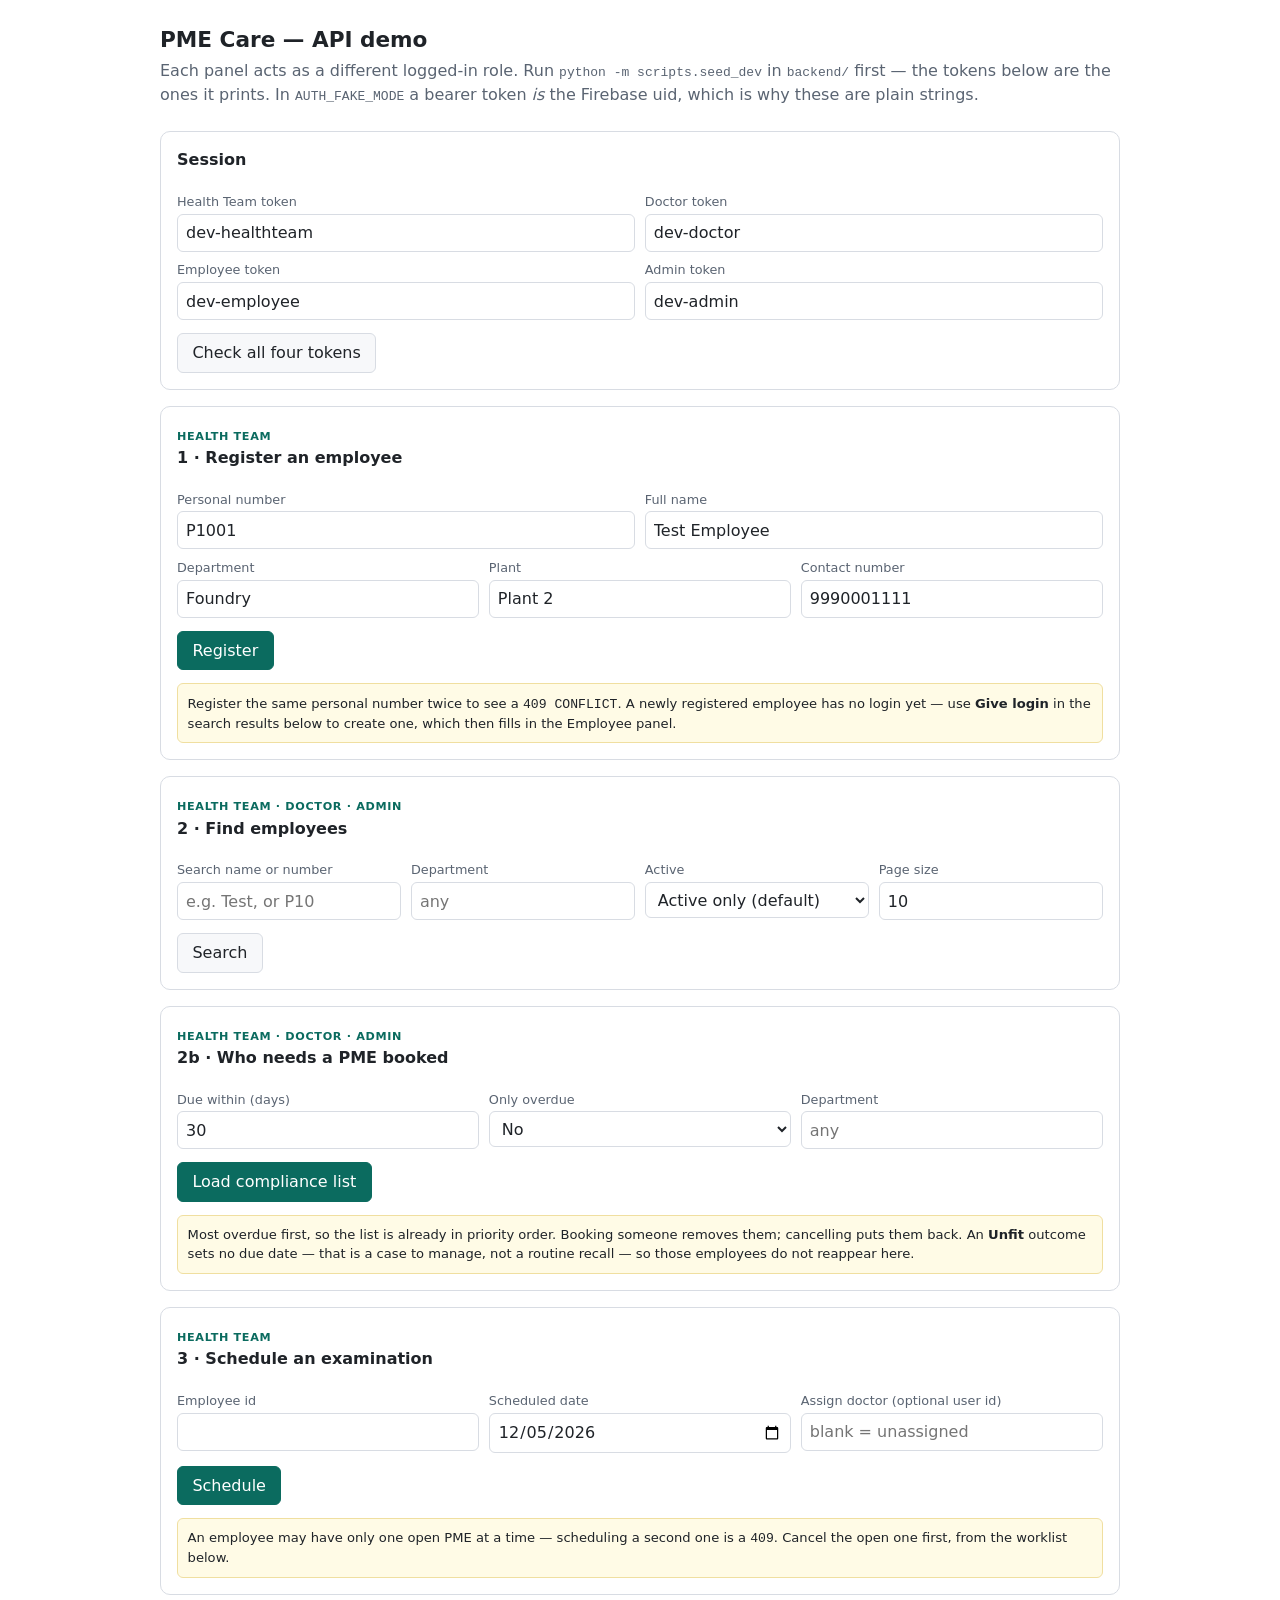
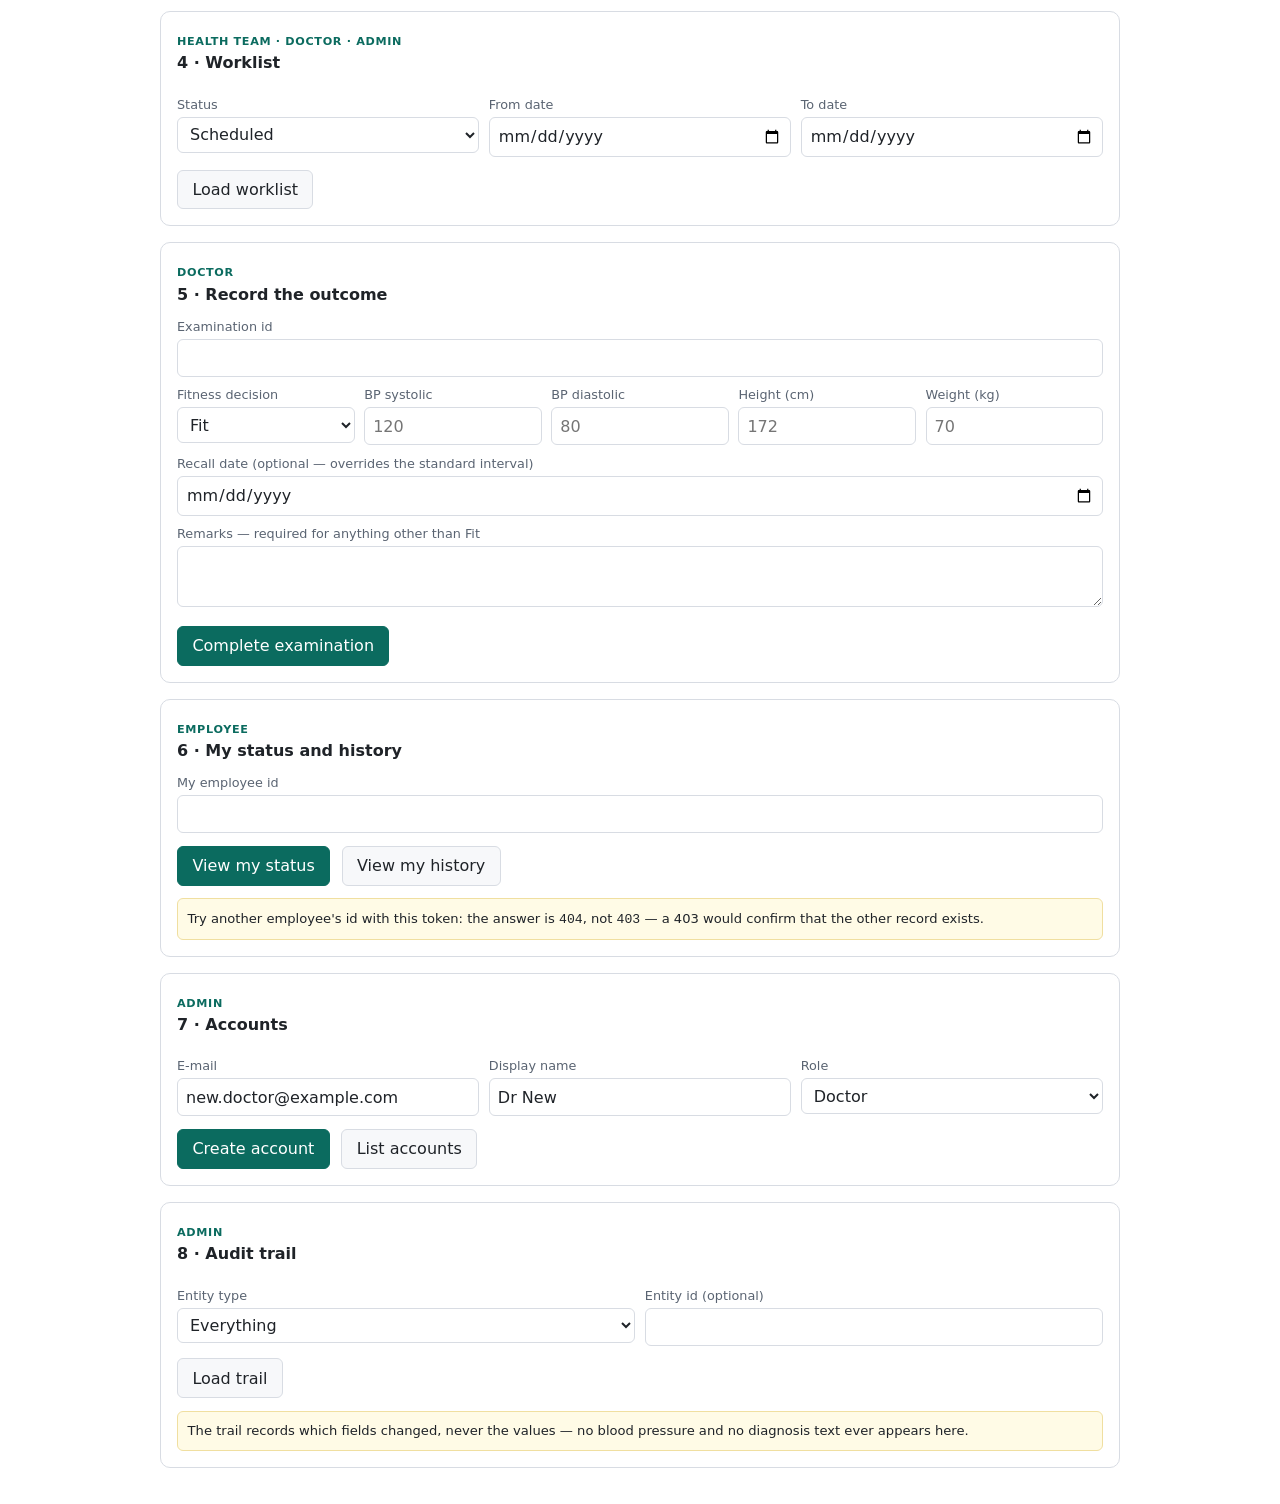
<file: frontend-mvp/index.html>
<!DOCTYPE html>
<!--
  Demo UI for the PME Care API. No build step, no npm — plain HTML + fetch, so
  the whole backend is clickable today. This is NOT the real frontend (that is
  React + MUI per UI_DESIGN.md, built once the API surface has settled); it
  exists to exercise every endpoint by hand and to show what the flow feels
  like end to end.

  Setup:
      cd backend && python -m scripts.seed_dev     # prints the demo tokens
      cd frontend-mvp && python3 -m http.server 5173

  Then open http://localhost:5173 — that port matches the default
  ALLOWED_ORIGINS in backend/.env.example.
-->
<html lang="en">
<head>
<meta charset="utf-8" />
<meta name="viewport" content="width=device-width, initial-scale=1" />
<title>PME Care — API demo</title>
<style>
  :root {
    --line: #d8dce3; --ink: #1f2328; --muted: #5a6472; --bg: #ffffff;
    --panel: #f7f8fa; --accent: #0b6b5f; --danger: #a3271f; --ok: #1a6b2f;
  }
  * { box-sizing: border-box; }
  body { font-family: system-ui, -apple-system, sans-serif; color: var(--ink);
         background: var(--bg); margin: 0; padding: 1.5rem; line-height: 1.45; }
  main { max-width: 60rem; margin: 0 auto; }
  h1 { font-size: 1.35rem; margin: 0 0 0.25rem; }
  h2 { font-size: 1rem; margin: 0 0 0.75rem; }
  p.lede { color: var(--muted); margin: 0 0 1.5rem; }
  section { border: 1px solid var(--line); border-radius: 10px; padding: 1rem;
            margin-bottom: 1rem; background: var(--bg); }
  .role { font-size: 0.7rem; text-transform: uppercase; letter-spacing: 0.06em;
          color: var(--accent); font-weight: 700; }
  label { display: block; font-size: 0.8rem; color: var(--muted); margin-top: 0.6rem; }
  input, select, textarea { width: 100%; padding: 0.4rem 0.5rem; margin-top: 0.15rem;
    border: 1px solid var(--line); border-radius: 6px; font: inherit; background: var(--bg);
    color: var(--ink); }
  button { margin-top: 0.8rem; margin-right: 0.4rem; padding: 0.45rem 0.9rem; cursor: pointer;
    border: 1px solid var(--line); border-radius: 6px; background: var(--panel);
    font: inherit; color: var(--ink); }
  button.primary { background: var(--accent); border-color: var(--accent); color: #fff; }
  button.small { margin: 0; padding: 0.2rem 0.5rem; font-size: 0.8rem; }
  .row { display: flex; gap: 0.6rem; flex-wrap: wrap; }
  .row > div { flex: 1 1 8rem; }
  pre { background: var(--panel); border: 1px solid var(--line); padding: 0.6rem;
        border-radius: 6px; overflow-x: auto; font-size: 0.78rem; margin: 0.8rem 0 0;
        white-space: pre-wrap; word-break: break-word; }
  pre:empty { display: none; }
  table { width: 100%; border-collapse: collapse; margin-top: 0.8rem; font-size: 0.82rem; }
  th, td { text-align: left; padding: 0.35rem 0.5rem; border-bottom: 1px solid var(--line);
           vertical-align: middle; }
  th { color: var(--muted); font-weight: 600; font-size: 0.72rem; text-transform: uppercase; }
  td.id { font-family: ui-monospace, monospace; font-size: 0.72rem; }
  .tag { display: inline-block; padding: 0.05rem 0.4rem; border-radius: 999px;
         font-size: 0.7rem; border: 1px solid var(--line); }
  .ok { color: var(--ok); } .bad { color: var(--danger); }
  .note { background: #fffbe6; border: 1px solid #f0dfa0; border-radius: 6px;
          padding: 0.6rem; font-size: 0.82rem; margin: 0.8rem 0 0; }
  .empty { color: var(--muted); font-size: 0.82rem; margin-top: 0.8rem; }
</style>
</head>
<body>
<main>

<h1>PME Care — API demo</h1>
<p class="lede">
  Each panel acts as a different logged-in role. Run
  <code>python -m scripts.seed_dev</code> in <code>backend/</code> first — the tokens below are
  the ones it prints. In <code>AUTH_FAKE_MODE</code> a bearer token <em>is</em> the Firebase uid,
  which is why these are plain strings.
</p>

<section>
  <h2>Session</h2>
  <div class="row">
    <div><label>Health Team token</label><input id="tok-ht" value="dev-healthteam" /></div>
    <div><label>Doctor token</label><input id="tok-doc" value="dev-doctor" /></div>
  </div>
  <div class="row">
    <div><label>Employee token</label><input id="tok-emp" value="dev-employee" /></div>
    <div><label>Admin token</label><input id="tok-adm" value="dev-admin" /></div>
  </div>
  <button onclick="whoAmI()">Check all four tokens</button>
  <pre id="out-session"></pre>
</section>

<section>
  <span class="role">Health Team</span>
  <h2>1 · Register an employee</h2>
  <div class="row">
    <div><label>Personal number</label><input id="emp-pn" value="P1001" /></div>
    <div><label>Full name</label><input id="emp-name" value="Test Employee" /></div>
  </div>
  <div class="row">
    <div><label>Department</label><input id="emp-dept" value="Foundry" /></div>
    <div><label>Plant</label><input id="emp-plant" value="Plant 2" /></div>
    <div><label>Contact number</label><input id="emp-contact" value="9990001111" /></div>
  </div>
  <button class="primary" onclick="registerEmployee()">Register</button>
  <p class="note">
    Register the same personal number twice to see a <code>409 CONFLICT</code>. A newly
    registered employee has no login yet — use <strong>Give login</strong> in the search
    results below to create one, which then fills in the Employee panel.
  </p>
  <pre id="out-register"></pre>
</section>

<section>
  <span class="role">Health Team · Doctor · Admin</span>
  <h2>2 · Find employees</h2>
  <div class="row">
    <div><label>Search name or number</label><input id="q" placeholder="e.g. Test, or P10" /></div>
    <div><label>Department</label><input id="f-dept" placeholder="any" /></div>
    <div><label>Active</label>
      <select id="f-active">
        <option value="">Active only (default)</option>
        <option value="false">Retired only</option>
      </select>
    </div>
    <div><label>Page size</label><input id="f-size" type="number" value="10" min="1" max="100" /></div>
  </div>
  <button onclick="searchEmployees()">Search</button>
  <div id="tbl-employees"></div>
  <pre id="out-employees"></pre>
</section>

<section>
  <span class="role">Health Team · Doctor · Admin</span>
  <h2>2b · Who needs a PME booked</h2>
  <div class="row">
    <div><label>Due within (days)</label><input id="due-within" type="number" value="30" min="0" max="365" /></div>
    <div><label>Only overdue</label>
      <select id="due-overdue"><option value="">No</option><option value="true">Yes</option></select>
    </div>
    <div><label>Department</label><input id="due-dept" placeholder="any" /></div>
  </div>
  <button class="primary" onclick="loadDue()">Load compliance list</button>
  <p class="note">
    Most overdue first, so the list is already in priority order. Booking someone removes them;
    cancelling puts them back. An <strong>Unfit</strong> outcome sets no due date — that is a case
    to manage, not a routine recall — so those employees do not reappear here.
  </p>
  <div id="tbl-due"></div>
  <pre id="out-due"></pre>
</section>

<section>
  <span class="role">Health Team</span>
  <h2>3 · Schedule an examination</h2>
  <div class="row">
    <div><label>Employee id</label><input id="sched-emp-id" /></div>
    <div><label>Scheduled date</label><input id="sched-date" type="date" /></div>
    <div><label>Assign doctor (optional user id)</label><input id="sched-doc-id" placeholder="blank = unassigned" /></div>
  </div>
  <button class="primary" onclick="scheduleExam()">Schedule</button>
  <p class="note">
    An employee may have only one open PME at a time — scheduling a second one is a
    <code>409</code>. Cancel the open one first, from the worklist below.
  </p>
  <pre id="out-schedule"></pre>
</section>

<section>
  <span class="role">Health Team · Doctor · Admin</span>
  <h2>4 · Worklist</h2>
  <div class="row">
    <div><label>Status</label>
      <select id="w-status">
        <option value="SCHEDULED">Scheduled</option>
        <option value="COMPLETED">Completed</option>
        <option value="CANCELLED">Cancelled</option>
        <option value="">Any</option>
      </select>
    </div>
    <div><label>From date</label><input id="w-from" type="date" /></div>
    <div><label>To date</label><input id="w-to" type="date" /></div>
  </div>
  <button onclick="loadWorklist()">Load worklist</button>
  <div id="tbl-worklist"></div>
  <pre id="out-worklist"></pre>
</section>

<section>
  <span class="role">Doctor</span>
  <h2>5 · Record the outcome</h2>
  <label>Examination id</label>
  <input id="complete-id" />
  <div class="row">
    <div><label>Fitness decision</label>
      <select id="fitness">
        <option value="FIT">Fit</option>
        <option value="TEMPORARILY_UNFIT">Temporarily unfit</option>
        <option value="UNFIT">Unfit</option>
      </select>
    </div>
    <div><label>BP systolic</label><input id="bp-sys" placeholder="120" /></div>
    <div><label>BP diastolic</label><input id="bp-dia" placeholder="80" /></div>
    <div><label>Height (cm)</label><input id="height" placeholder="172" /></div>
    <div><label>Weight (kg)</label><input id="weight" placeholder="70" /></div>
  </div>
  <div class="row">
    <div><label>Recall date (optional — overrides the standard interval)</label>
      <input id="next-due" type="date" /></div>
  </div>
  <label>Remarks — required for anything other than Fit</label>
  <textarea id="remarks" rows="2"></textarea>
  <button class="primary" onclick="completeExam()">Complete examination</button>
  <pre id="out-complete"></pre>
</section>

<section>
  <span class="role">Employee</span>
  <h2>6 · My status and history</h2>
  <label>My employee id</label>
  <input id="my-emp-id" />
  <button class="primary" onclick="viewStatus()">View my status</button>
  <button onclick="viewHistory()">View my history</button>
  <p class="note">
    Try another employee's id with this token: the answer is <code>404</code>, not
    <code>403</code> — a 403 would confirm that the other record exists.
  </p>
  <div id="tbl-history"></div>
  <pre id="out-status"></pre>
</section>

<section>
  <span class="role">Admin</span>
  <h2>7 · Accounts</h2>
  <div class="row">
    <div><label>E-mail</label><input id="u-email" value="new.doctor@example.com" /></div>
    <div><label>Display name</label><input id="u-name" value="Dr New" /></div>
    <div><label>Role</label>
      <select id="u-role">
        <option value="DOCTOR">Doctor</option>
        <option value="HEALTH_TEAM">Health Team</option>
        <option value="ADMIN">Admin</option>
      </select>
    </div>
  </div>
  <button class="primary" onclick="createUser()">Create account</button>
  <button onclick="loadUsers()">List accounts</button>
  <div id="tbl-users"></div>
  <pre id="out-users"></pre>
</section>

<section>
  <span class="role">Admin</span>
  <h2>8 · Audit trail</h2>
  <div class="row">
    <div><label>Entity type</label>
      <select id="a-entity">
        <option value="">Everything</option>
        <option value="employee">employee</option>
        <option value="examination">examination</option>
        <option value="user">user</option>
      </select>
    </div>
    <div><label>Entity id (optional)</label><input id="a-entity-id" /></div>
  </div>
  <button onclick="loadAudit()">Load trail</button>
  <p class="note">
    The trail records which fields changed, never the values — no blood pressure and no
    diagnosis text ever appears here.
  </p>
  <div id="tbl-audit"></div>
  <pre id="out-audit"></pre>
</section>

<script>
const API = "http://localhost:8080/api/v1";

const el = (id) => document.getElementById(id);
const token = (which) => el(`tok-${which}`).value.trim();

/** Call the API and return {status, body}; never throws on a non-2xx. */
async function call(path, which, options = {}) {
  const res = await fetch(API + path, {
    ...options,
    headers: {
      "Authorization": "Bearer " + token(which),
      "Content-Type": "application/json",
      ...(options.headers || {}),
    },
  });
  const body = await res.json().catch(() => ({}));
  return { status: res.status, body, ok: res.ok };
}

/** Show a result, leading with the status code and any error message. */
function show(target, { status, body, ok }) {
  const head = ok ? `${status} OK` : `${status} ${body?.error?.code || "ERROR"}`;
  const detail = body?.error
    ? `${body.error.message}\n${JSON.stringify(body.error.details || [], null, 2)}`
    : JSON.stringify(body, null, 2);
  el(target).innerHTML =
    `<strong class="${ok ? "ok" : "bad"}">${head}</strong>\n` +
    detail.replace(/[&<>]/g, (c) => ({ "&": "&amp;", "<": "&lt;", ">": "&gt;" }[c]));
}

/** Render a page envelope as a table; columns is [[header, rowFn], ...]. */
function table(target, page, columns) {
  if (!page?.items) { el(target).innerHTML = ""; return; }
  if (!page.items.length) {
    el(target).innerHTML = `<p class="empty">No matching rows.</p>`;
    return;
  }
  const head = columns.map(([h]) => `<th>${h}</th>`).join("");
  const rows = page.items.map((item) =>
    `<tr>${columns.map(([, cell]) => `<td>${cell(item)}</td>`).join("")}</tr>`).join("");
  el(target).innerHTML =
    `<table><thead><tr>${head}</tr></thead><tbody>${rows}</tbody></table>
     <p class="empty">Showing ${page.items.length} of ${page.total} — page ${page.page}, size ${page.size}.</p>`;
}

const short = (id) => `<span class="id">${(id || "").slice(0, 8)}…</span>`;
const tag = (text) => `<span class="tag">${text ?? "—"}</span>`;

// --- Session ---------------------------------------------------------------

async function whoAmI() {
  const lines = [];
  for (const [which, label] of [["ht", "Health Team"], ["doc", "Doctor"],
                                ["emp", "Employee"], ["adm", "Admin"]]) {
    const { status, body } = await call("/me", which);
    lines.push(status === 200
      ? `${label.padEnd(12)} ${status} → ${body.role} (${body.display_name})`
      : `${label.padEnd(12)} ${status} → ${body?.error?.code || "failed"}`);
  }
  el("out-session").textContent = lines.join("\n");
}

// --- Employees -------------------------------------------------------------

async function registerEmployee() {
  const result = await call("/employees", "ht", {
    method: "POST",
    body: JSON.stringify({
      personal_number: el("emp-pn").value,
      full_name: el("emp-name").value,
      department: el("emp-dept").value,
      plant: el("emp-plant").value,
      contact_number: el("emp-contact").value,
    }),
  });
  show("out-register", result);
  if (result.status === 201) {
    el("sched-emp-id").value = result.body.id;
    el("q").value = result.body.personal_number;
    searchEmployees();
  }
}

async function searchEmployees() {
  const params = new URLSearchParams({ size: el("f-size").value || "10" });
  if (el("q").value.trim()) params.set("q", el("q").value.trim());
  if (el("f-dept").value.trim()) params.set("department", el("f-dept").value.trim());
  if (el("f-active").value) params.set("is_active", el("f-active").value);

  const result = await call(`/employees?${params}`, "ht");
  if (!result.ok) { show("out-employees", result); el("tbl-employees").innerHTML = ""; return; }
  el("out-employees").innerHTML = "";
  table("tbl-employees", result.body, [
    ["Number", (e) => e.personal_number],
    ["Name", (e) => e.full_name],
    ["Department", (e) => e.department],
    ["Active", (e) => (e.is_active ? tag("yes") : tag("retired"))],
    ["Id", (e) => short(e.id)],
    ["", (e) => `
      <button class="small" onclick="useEmployee('${e.id}')">Use</button>
      <button class="small" onclick="giveLogin('${e.id}')">Give login</button>`],
  ]);
}

/** Copy an employee id into the panels that need one. */
function useEmployee(id) {
  el("sched-emp-id").value = id;
  el("my-emp-id").value = id;
  el("a-entity-id").value = id;
}

async function giveLogin(id) {
  const result = await call(`/employees/${id}/login`, "ht", { method: "POST" });
  show("out-employees", result);
  if (result.status === 201) {
    el("tok-emp").value = result.body.dev_bearer_token;
    el("my-emp-id").value = id;
  }
}

// --- Examinations ----------------------------------------------------------

async function scheduleExam() {
  const payload = {
    employee_id: el("sched-emp-id").value,
    scheduled_date: el("sched-date").value,
  };
  if (el("sched-doc-id").value.trim()) payload.doctor_user_id = el("sched-doc-id").value.trim();

  const result = await call("/examinations", "ht", { method: "POST", body: JSON.stringify(payload) });
  show("out-schedule", result);
  if (result.status === 201) {
    el("complete-id").value = result.body.id;
    loadWorklist();
  }
}

async function loadWorklist() {
  const params = new URLSearchParams({ size: "20" });
  if (el("w-status").value) params.set("status", el("w-status").value);
  if (el("w-from").value) params.set("scheduled_from", el("w-from").value);
  if (el("w-to").value) params.set("scheduled_to", el("w-to").value);

  const result = await call(`/examinations?${params}`, "ht");
  if (!result.ok) { show("out-worklist", result); el("tbl-worklist").innerHTML = ""; return; }
  el("out-worklist").innerHTML = "";
  table("tbl-worklist", result.body, [
    ["Scheduled", (x) => x.scheduled_date],
    ["Status", (x) => tag(x.status)],
    ["Outcome", (x) => tag(x.fitness_status)],
    ["Employee", (x) => short(x.employee_id)],
    ["Exam id", (x) => short(x.id)],
    ["", (x) => x.status === "SCHEDULED"
      ? `<button class="small" onclick="el('complete-id').value='${x.id}'">Complete</button>
         <button class="small" onclick="cancelExam('${x.id}')">Cancel</button>`
      : ""],
  ]);
}

async function cancelExam(id) {
  const reason = prompt("Why is this examination being cancelled?");
  if (reason === null) return;   // dismissed; an empty string is sent on purpose
  const result = await call(`/examinations/${id}/cancel`, "ht", {
    method: "POST", body: JSON.stringify({ reason }),
  });
  show("out-worklist", result);
  if (result.ok) loadWorklist();
}

async function completeExam() {
  const number = (id) => {
    const raw = el(id).value.trim();
    return raw === "" ? null : Number(raw);
  };
  const result = await call(`/examinations/${el("complete-id").value}/complete`, "doc", {
    method: "POST",
    body: JSON.stringify({
      fitness_status: el("fitness").value,
      bp_systolic: number("bp-sys"),
      bp_diastolic: number("bp-dia"),
      height_cm: number("height"),
      weight_kg: number("weight"),
      remarks: el("remarks").value.trim() || null,
      next_due_date: el("next-due").value || null,
    }),
  });
  show("out-complete", result);
  if (result.ok) { loadWorklist(); loadDue(); }
}

// --- Compliance ------------------------------------------------------------

async function loadDue() {
  const params = new URLSearchParams({ size: "25" });
  if (el("due-within").value !== "") params.set("within_days", el("due-within").value);
  if (el("due-overdue").value) params.set("overdue_only", el("due-overdue").value);
  if (el("due-dept").value.trim()) params.set("department", el("due-dept").value.trim());

  const result = await call(`/employees/due?${params}`, "ht");
  if (!result.ok) { show("out-due", result); el("tbl-due").innerHTML = ""; return; }
  el("out-due").innerHTML = "";
  table("tbl-due", result.body, [
    ["Number", (e) => e.personal_number],
    ["Name", (e) => e.full_name],
    ["Department", (e) => e.department],
    ["Last exam", (e) => e.last_exam_date ?? tag("never")],
    ["Due", (e) => e.next_due_date ?? "—"],
    ["Status", (e) => {
      if (e.never_examined) return `<span class="bad">never examined</span>`;
      if (e.days_overdue > 0) return `<span class="bad">${e.days_overdue}d overdue</span>`;
      return `<span class="ok">due in ${-e.days_overdue}d</span>`;
    }],
    ["", (e) => `<button class="small" onclick="bookFromDue('${e.id}')">Book</button>`],
  ]);
}

/** Schedule today's PME straight from the compliance list. */
async function bookFromDue(employeeId) {
  const result = await call("/examinations", "ht", {
    method: "POST",
    body: JSON.stringify({ employee_id: employeeId,
                           scheduled_date: new Date().toISOString().slice(0, 10) }),
  });
  show("out-due", result);
  if (result.ok) { loadDue(); loadWorklist(); }
}

// --- Employee self-service -------------------------------------------------

async function viewStatus() {
  show("out-status", await call(`/employees/${el("my-emp-id").value}`, "emp"));
}

async function viewHistory() {
  const result = await call(`/employees/${el("my-emp-id").value}/examinations`, "emp");
  if (!result.ok) { show("out-status", result); el("tbl-history").innerHTML = ""; return; }
  el("out-status").innerHTML = "";
  table("tbl-history", result.body, [
    ["Scheduled", (x) => x.scheduled_date],
    ["Examined", (x) => x.exam_date ?? "—"],
    ["Status", (x) => tag(x.status)],
    ["Outcome", (x) => tag(x.fitness_status)],
    ["Remarks", (x) => x.remarks ?? x.cancel_reason ?? "—"],
  ]);
}

// --- Admin -----------------------------------------------------------------

async function createUser() {
  const result = await call("/users", "adm", {
    method: "POST",
    body: JSON.stringify({
      email: el("u-email").value,
      display_name: el("u-name").value,
      role: el("u-role").value,
    }),
  });
  show("out-users", result);
  if (result.status === 201) {
    if (result.body.role === "DOCTOR") el("tok-doc").value = result.body.dev_bearer_token;
    if (result.body.role === "HEALTH_TEAM") el("tok-ht").value = result.body.dev_bearer_token;
    loadUsers();
  }
}

async function loadUsers() {
  const result = await call("/users?size=25", "adm");
  if (!result.ok) { show("out-users", result); el("tbl-users").innerHTML = ""; return; }
  el("out-users").innerHTML = "";
  table("tbl-users", result.body, [
    ["Name", (u) => u.display_name],
    ["E-mail", (u) => u.email],
    ["Role", (u) => tag(u.role)],
    ["Active", (u) => (u.is_active ? tag("yes") : tag("no"))],
    ["Last login", (u) => (u.last_login_at ? u.last_login_at.slice(0, 16).replace("T", " ") : "never")],
    ["", (u) => `<button class="small" onclick="setActive('${u.id}', ${!u.is_active})">
                   ${u.is_active ? "Deactivate" : "Reactivate"}</button>
                 <button class="small" onclick="useDoctor('${u.id}')">Assign</button>`],
  ]);
}

async function setActive(id, isActive) {
  const result = await call(`/users/${id}`, "adm", {
    method: "PATCH", body: JSON.stringify({ is_active: isActive }),
  });
  show("out-users", result);
  if (result.ok) loadUsers();
}

/** Put a user id into the "assign doctor" field of the scheduling panel. */
function useDoctor(id) {
  el("sched-doc-id").value = id;
}

async function loadAudit() {
  const params = new URLSearchParams({ size: "25" });
  if (el("a-entity").value) params.set("entity_type", el("a-entity").value);
  if (el("a-entity-id").value.trim()) params.set("entity_id", el("a-entity-id").value.trim());

  const result = await call(`/audit-logs?${params}`, "adm");
  if (!result.ok) { show("out-audit", result); el("tbl-audit").innerHTML = ""; return; }
  el("out-audit").innerHTML = "";
  table("tbl-audit", result.body, [
    ["When", (r) => r.created_at.slice(0, 19).replace("T", " ")],
    ["Actor", (r) => tag(r.actor_role)],
    ["Action", (r) => r.action],
    ["Entity", (r) => `${r.entity_type} ${short(r.entity_id)}`],
    ["Summary", (r) => (r.summary ? JSON.stringify(r.summary) : "—")],
  ]);
}

el("sched-date").value = new Date().toISOString().slice(0, 10);
</script>
</main>
</body>
</html>
</file>
